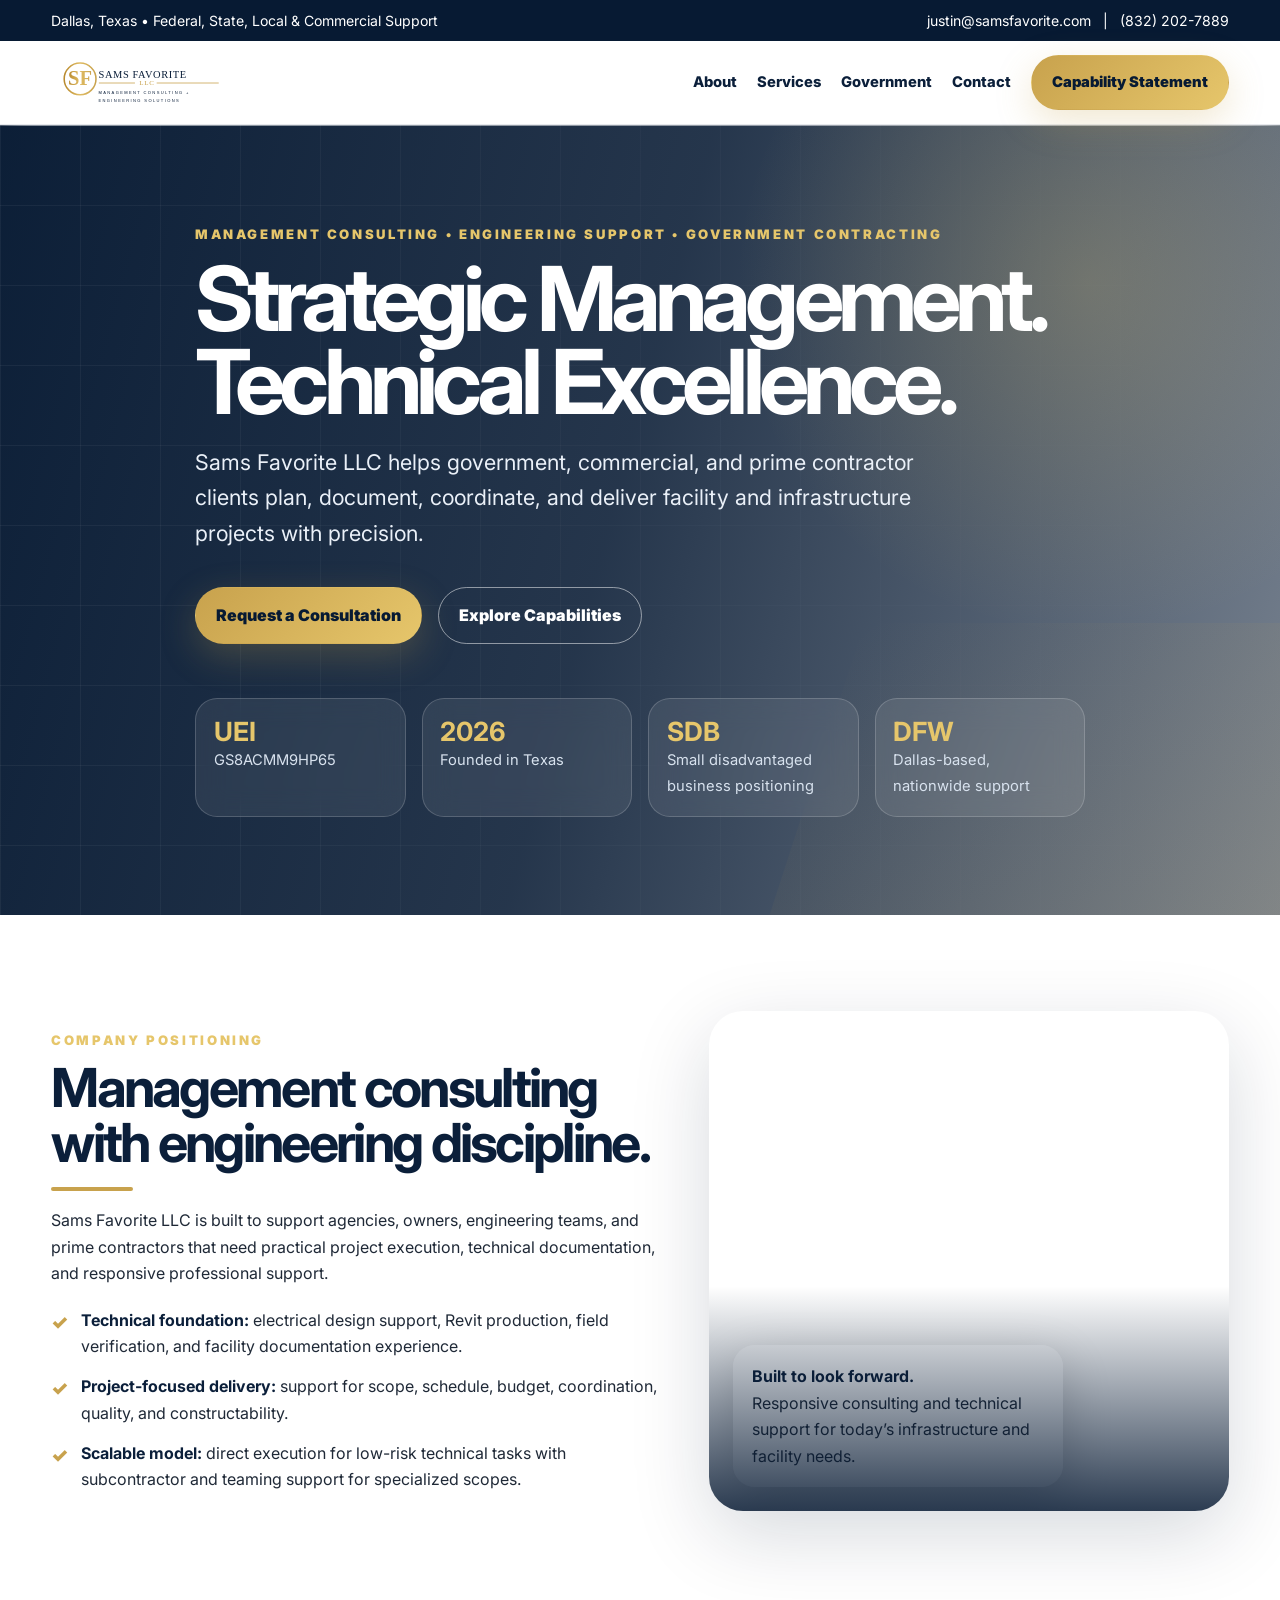
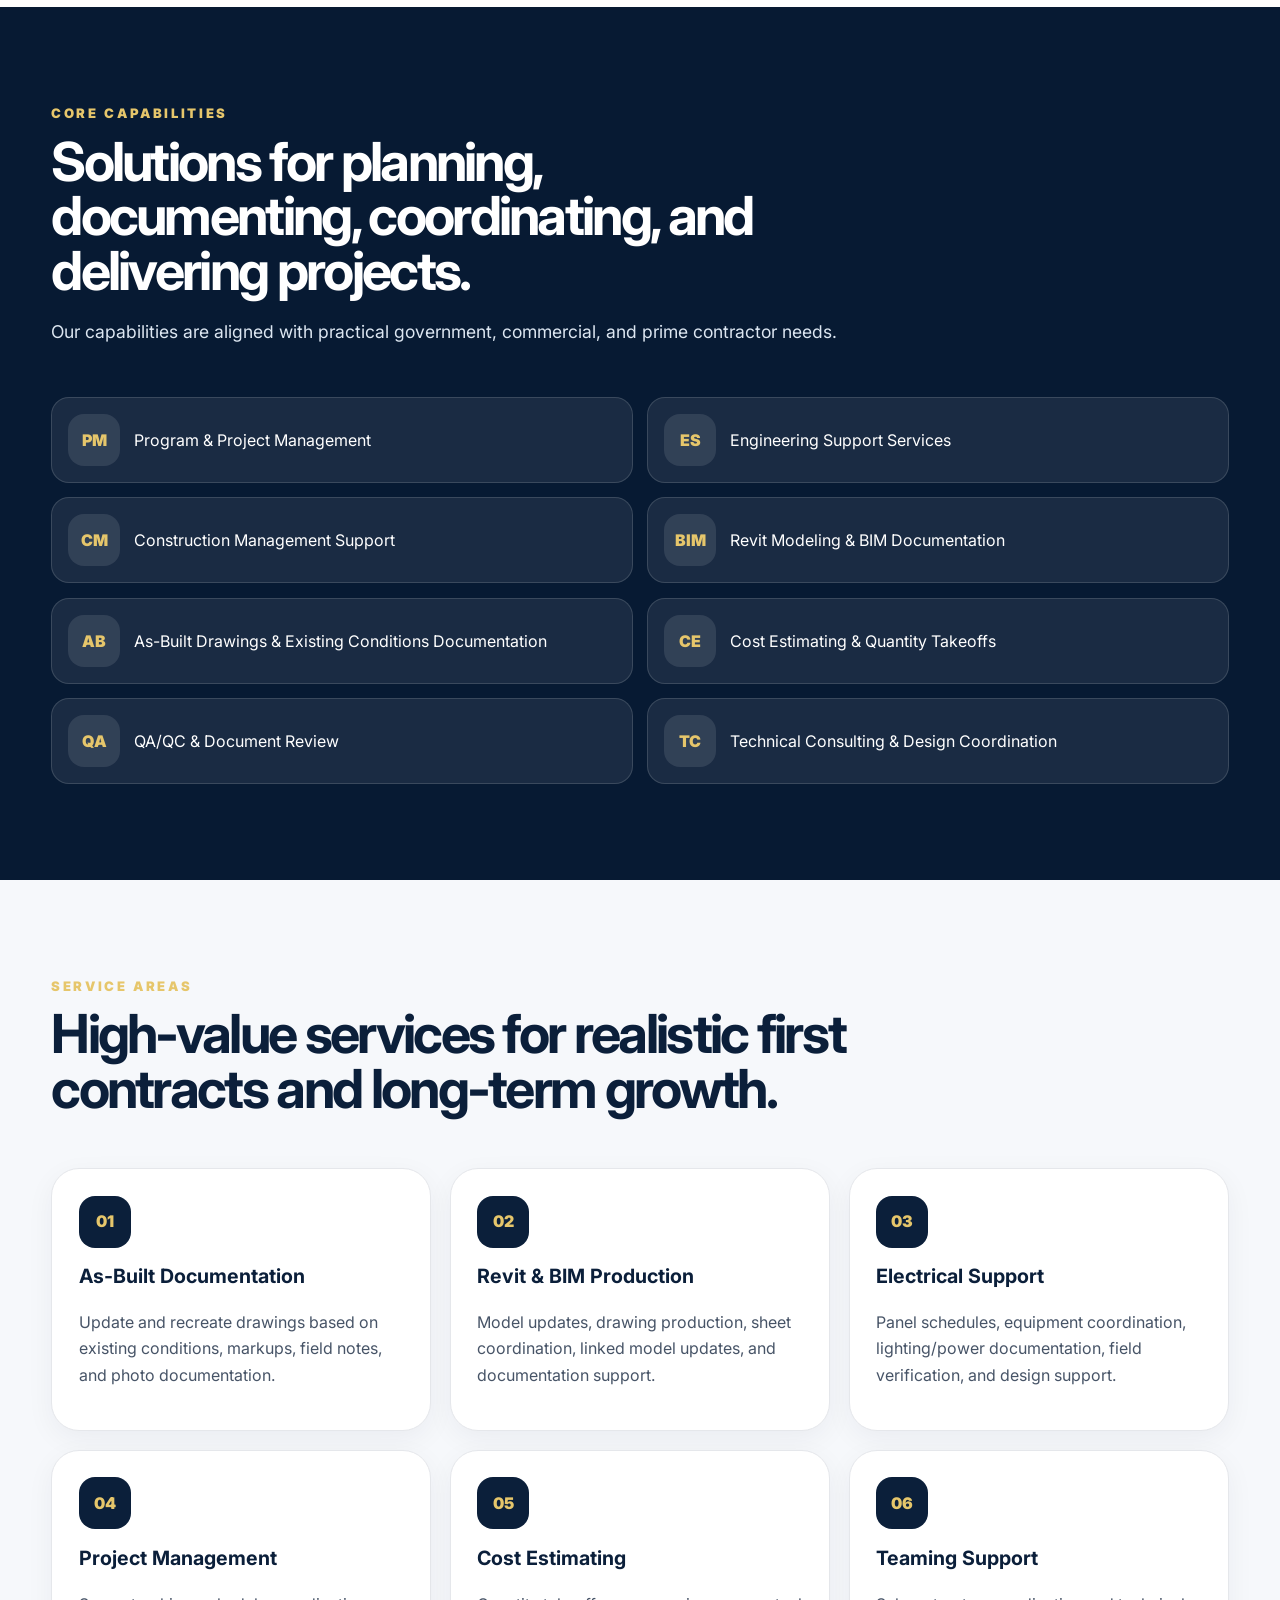
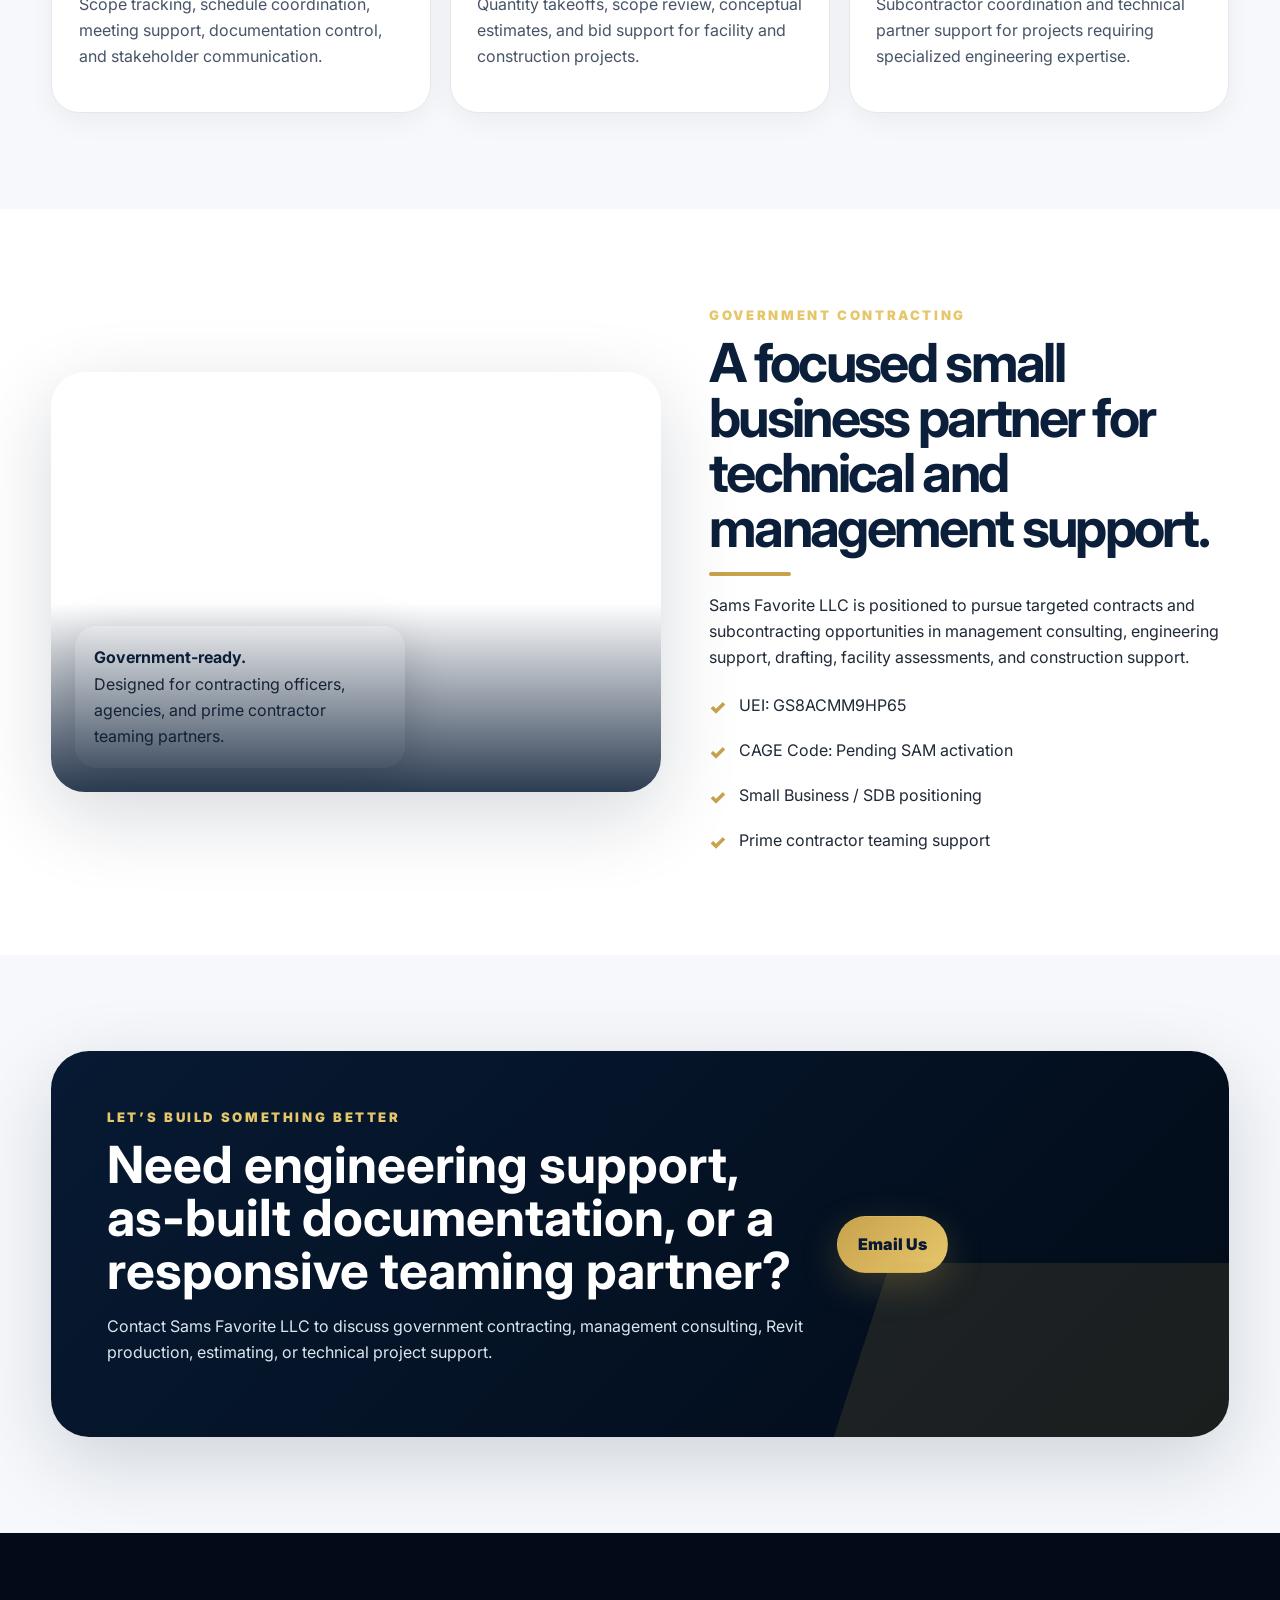
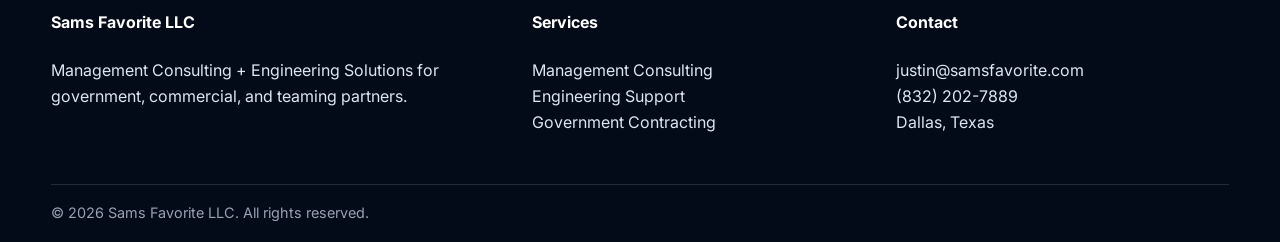
<file: index.html>
<!doctype html><html lang="en"><head><meta charset="utf-8"><meta name="viewport" content="width=device-width, initial-scale=1"><meta name="theme-color" content="#071A33"><link rel="preconnect" href="https://fonts.googleapis.com"><link rel="preconnect" href="https://fonts.gstatic.com" crossorigin><link href="https://fonts.googleapis.com/css2?family=Inter:wght@400;600;700;800;900&display=swap" rel="stylesheet"><link rel="stylesheet" href="assets/css/style.css"><title>Sams Favorite LLC | Management Consulting + Engineering Solutions</title><meta name="description" content="Sams Favorite LLC provides management consulting, engineering support, project delivery, as-built documentation, Revit modeling, construction support, and government contracting services."></head><body><div class="topbar"><div class="container"><span>Dallas, Texas • Federal, State, Local & Commercial Support</span><span><a href="mailto:justin@samsfavorite.com">justin@samsfavorite.com</a> &nbsp; | &nbsp; <a href="tel:+18322027889">(832) 202-7889</a></span></div></div><nav class="nav"><div class="container navin"><a href="index.html" class="logo"><img src="assets/img/logo.svg" alt="Sams Favorite LLC"></a><button class="menu" aria-label="Toggle menu">☰</button><div class="links"><a href="about.html">About</a><a href="services.html">Services</a><a href="government.html">Government</a><a href="contact.html">Contact</a><a class="btn gold" href="downloads/capability-statement.html" target="_blank">Capability Statement</a></div></div></nav><header class="hero"><div class="container hero-content"><div class="kicker">Management Consulting • Engineering Support • Government Contracting</div><h1>Strategic Management. Technical Excellence.</h1><p>Sams Favorite LLC helps government, commercial, and prime contractor clients plan, document, coordinate, and deliver facility and infrastructure projects with precision.</p><div class="hero-actions"><a class="btn gold" href="contact.html">Request a Consultation</a><a class="btn ghost" href="services.html">Explore Capabilities</a></div><div class="trustbar"><div class="trust"><b>UEI</b><span>GS8ACMM9HP65</span></div><div class="trust"><b>2026</b><span>Founded in Texas</span></div><div class="trust"><b>SDB</b><span>Small disadvantaged business positioning</span></div><div class="trust"><b>DFW</b><span>Dallas-based, nationwide support</span></div></div></div></header><section class="section"><div class="container split"><div><div class="kicker">Company Positioning</div><h2 class="headline">Management consulting with engineering discipline.</h2><div class="goldline"></div><p>Sams Favorite LLC is built to support agencies, owners, engineering teams, and prime contractors that need practical project execution, technical documentation, and responsive professional support.</p><div class="checks"><div class="check"><span>✓</span><div><b>Technical foundation:</b> electrical design support, Revit production, field verification, and facility documentation experience.</div></div><div class="check"><span>✓</span><div><b>Project-focused delivery:</b> support for scope, schedule, budget, coordination, quality, and constructability.</div></div><div class="check"><span>✓</span><div><b>Scalable model:</b> direct execution for low-risk technical tasks with subcontractor and teaming support for specialized scopes.</div></div></div></div><div class="visual"><div class="badge-panel"><b>Built to look forward.</b><br>Responsive consulting and technical support for today’s infrastructure and facility needs.</div></div></div></section><section class="section navy"><div class="container"><div class="title"><div class="kicker">Core Capabilities</div><h2>Solutions for planning, documenting, coordinating, and delivering projects.</h2><p>Our capabilities are aligned with practical government, commercial, and prime contractor needs.</p></div><div class="comps"><div class="comp"><div class="icon">PM</div>Program & Project Management</div><div class="comp"><div class="icon">ES</div>Engineering Support Services</div><div class="comp"><div class="icon">CM</div>Construction Management Support</div><div class="comp"><div class="icon">BIM</div>Revit Modeling & BIM Documentation</div><div class="comp"><div class="icon">AB</div>As-Built Drawings & Existing Conditions Documentation</div><div class="comp"><div class="icon">CE</div>Cost Estimating & Quantity Takeoffs</div><div class="comp"><div class="icon">QA</div>QA/QC & Document Review</div><div class="comp"><div class="icon">TC</div>Technical Consulting & Design Coordination</div></div></div></section><section class="section light"><div class="container"><div class="title"><div class="kicker">Service Areas</div><h2>High-value services for realistic first contracts and long-term growth.</h2></div><div class="grid3"><div class="card"><div class="icon">01</div><h3>As-Built Documentation</h3><p>Update and recreate drawings based on existing conditions, markups, field notes, and photo documentation.</p></div><div class="card"><div class="icon">02</div><h3>Revit & BIM Production</h3><p>Model updates, drawing production, sheet coordination, linked model updates, and documentation support.</p></div><div class="card"><div class="icon">03</div><h3>Electrical Support</h3><p>Panel schedules, equipment coordination, lighting/power documentation, field verification, and design support.</p></div><div class="card"><div class="icon">04</div><h3>Project Management</h3><p>Scope tracking, schedule coordination, meeting support, documentation control, and stakeholder communication.</p></div><div class="card"><div class="icon">05</div><h3>Cost Estimating</h3><p>Quantity takeoffs, scope review, conceptual estimates, and bid support for facility and construction projects.</p></div><div class="card"><div class="icon">06</div><h3>Teaming Support</h3><p>Subcontractor coordination and technical partner support for projects requiring specialized engineering expertise.</p></div></div></div></section><section class="section"><div class="container split"><div class="visual small"><div class="badge-panel"><b>Government-ready.</b><br>Designed for contracting officers, agencies, and prime contractor teaming partners.</div></div><div><div class="kicker">Government Contracting</div><h2 class="headline">A focused small business partner for technical and management support.</h2><div class="goldline"></div><p>Sams Favorite LLC is positioned to pursue targeted contracts and subcontracting opportunities in management consulting, engineering support, drafting, facility assessments, and construction support.</p><div class="checks"><div class="check"><span>✓</span><div>UEI: GS8ACMM9HP65</div></div><div class="check"><span>✓</span><div>CAGE Code: Pending SAM activation</div></div><div class="check"><span>✓</span><div>Small Business / SDB positioning</div></div><div class="check"><span>✓</span><div>Prime contractor teaming support</div></div></div></div></div></section><section class="section light"><div class="container"><div class="cta"><div><div class="kicker">Let’s Build Something Better</div><h2>Need engineering support, as-built documentation, or a responsive teaming partner?</h2><p>Contact Sams Favorite LLC to discuss government contracting, management consulting, Revit production, estimating, or technical project support.</p></div><div><a class="btn gold" href="mailto:justin@samsfavorite.com">Email Us</a></div></div></div></section><footer class="footer"><div class="container footgrid"><div><h4>Sams Favorite LLC</h4><p>Management Consulting + Engineering Solutions for government, commercial, and teaming partners.</p></div><div><h4>Services</h4><p><a href="services.html">Management Consulting</a><br><a href="services.html#engineering">Engineering Support</a><br><a href="government.html">Government Contracting</a></p></div><div><h4>Contact</h4><p><a href="mailto:justin@samsfavorite.com">justin@samsfavorite.com</a><br><a href="tel:+18322027889">(832) 202-7889</a><br>Dallas, Texas</p></div></div><div class="container bottom">© 2026 Sams Favorite LLC. All rights reserved.</div></footer><script src="assets/js/main.js"></script></body></html>
</file>
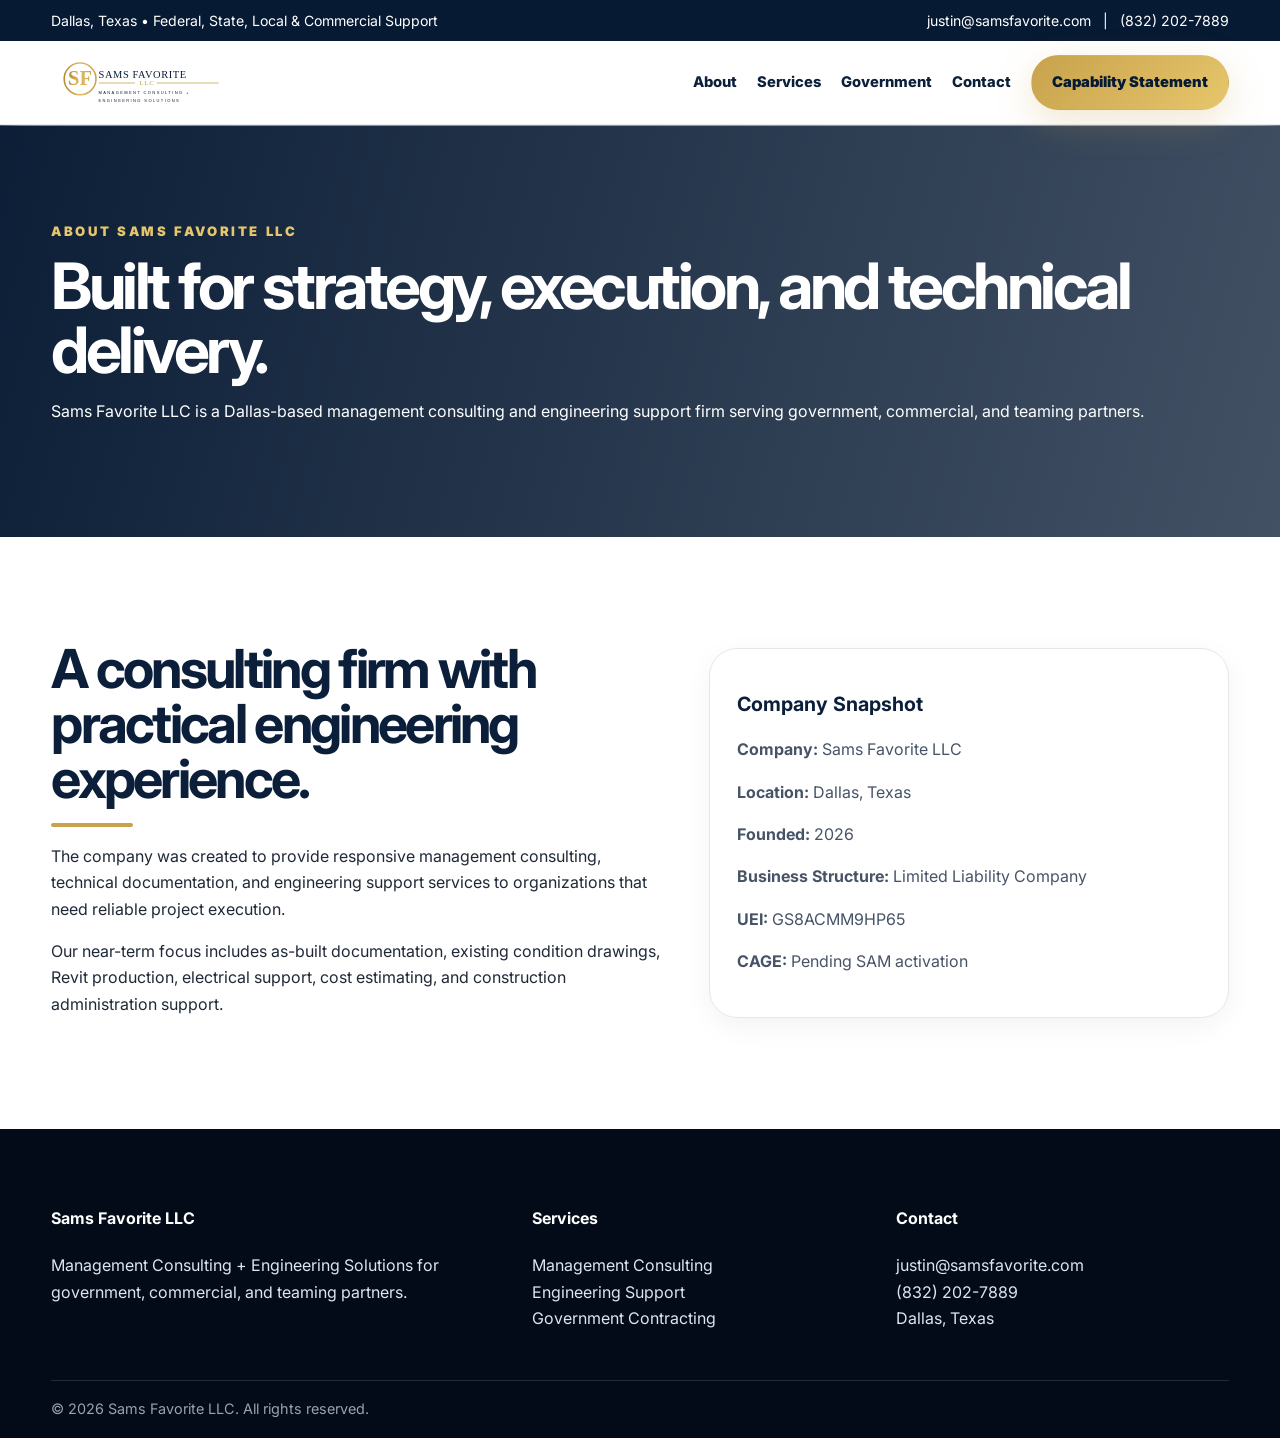
<file: about.html>
<!doctype html><html lang='en'><head><meta charset="utf-8"><meta name="viewport" content="width=device-width, initial-scale=1"><meta name="theme-color" content="#071A33"><link rel="preconnect" href="https://fonts.googleapis.com"><link rel="preconnect" href="https://fonts.gstatic.com" crossorigin><link href="https://fonts.googleapis.com/css2?family=Inter:wght@400;600;700;800;900&display=swap" rel="stylesheet"><link rel="stylesheet" href="assets/css/style.css"><title>About | Sams Favorite LLC</title><meta name='description' content='About Sams Favorite LLC, a Dallas-based management consulting and engineering support firm.'></head><body><div class="topbar"><div class="container"><span>Dallas, Texas • Federal, State, Local & Commercial Support</span><span><a href="mailto:justin@samsfavorite.com">justin@samsfavorite.com</a> &nbsp; | &nbsp; <a href="tel:+18322027889">(832) 202-7889</a></span></div></div><nav class="nav"><div class="container navin"><a href="index.html" class="logo"><img src="assets/img/logo.svg" alt="Sams Favorite LLC"></a><button class="menu" aria-label="Toggle menu">☰</button><div class="links"><a href="about.html">About</a><a href="services.html">Services</a><a href="government.html">Government</a><a href="contact.html">Contact</a><a class="btn gold" href="downloads/capability-statement.html" target="_blank">Capability Statement</a></div></div></nav><section class="pagehero"><div class="container"><div class="kicker">About Sams Favorite LLC</div><h1>Built for strategy, execution, and technical delivery.</h1><p>Sams Favorite LLC is a Dallas-based management consulting and engineering support firm serving government, commercial, and teaming partners.</p></div></section><section class="section"><div class="container split"><div><h2 class="headline">A consulting firm with practical engineering experience.</h2><div class="goldline"></div><p>The company was created to provide responsive management consulting, technical documentation, and engineering support services to organizations that need reliable project execution.</p><p>Our near-term focus includes as-built documentation, existing condition drawings, Revit production, electrical support, cost estimating, and construction administration support.</p></div><div class="card"><h3>Company Snapshot</h3><p><b>Company:</b> Sams Favorite LLC</p><p><b>Location:</b> Dallas, Texas</p><p><b>Founded:</b> 2026</p><p><b>Business Structure:</b> Limited Liability Company</p><p><b>UEI:</b> GS8ACMM9HP65</p><p><b>CAGE:</b> Pending SAM activation</p></div></div></section><footer class="footer"><div class="container footgrid"><div><h4>Sams Favorite LLC</h4><p>Management Consulting + Engineering Solutions for government, commercial, and teaming partners.</p></div><div><h4>Services</h4><p><a href="services.html">Management Consulting</a><br><a href="services.html#engineering">Engineering Support</a><br><a href="government.html">Government Contracting</a></p></div><div><h4>Contact</h4><p><a href="mailto:justin@samsfavorite.com">justin@samsfavorite.com</a><br><a href="tel:+18322027889">(832) 202-7889</a><br>Dallas, Texas</p></div></div><div class="container bottom">© 2026 Sams Favorite LLC. All rights reserved.</div></footer><script src="assets/js/main.js"></script></body></html>
</file>
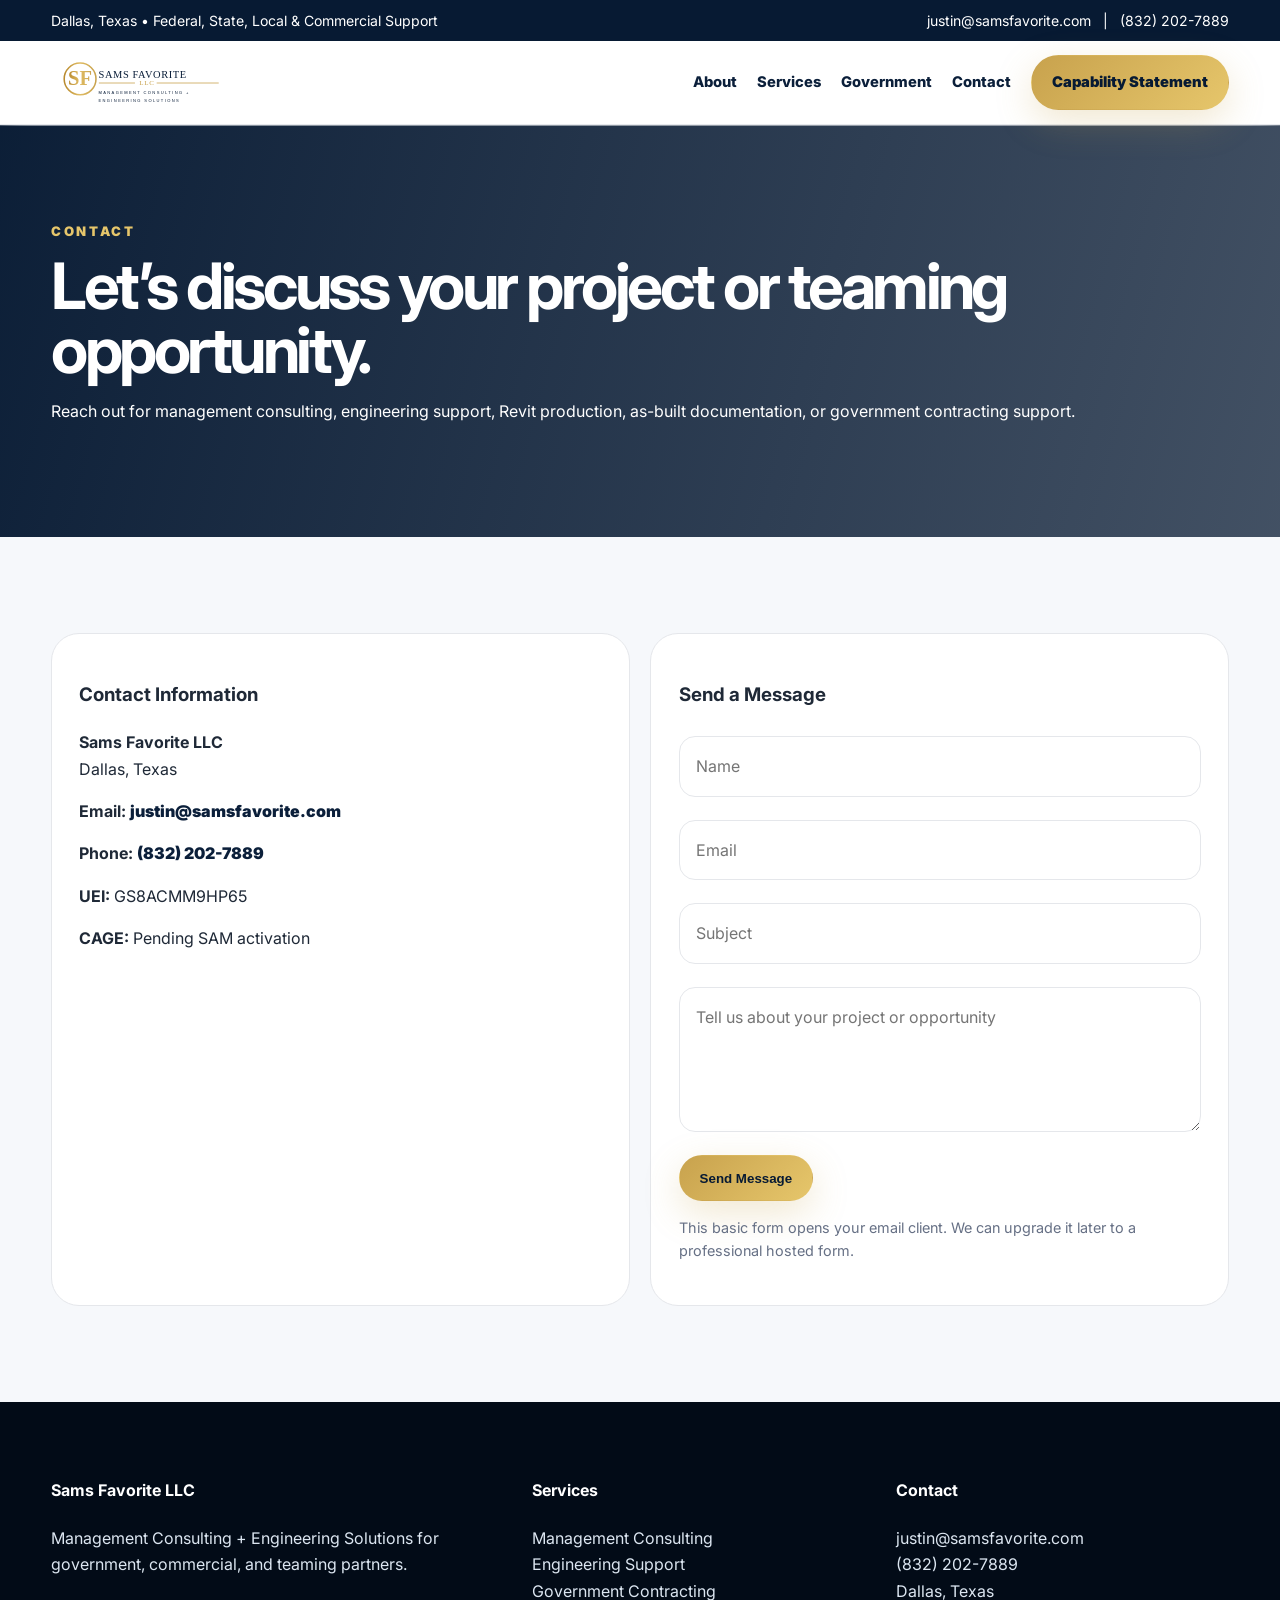
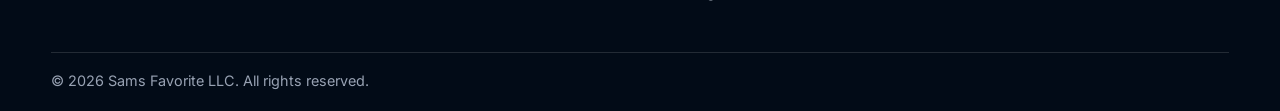
<file: contact.html>
<!doctype html><html lang='en'><head><meta charset="utf-8"><meta name="viewport" content="width=device-width, initial-scale=1"><meta name="theme-color" content="#071A33"><link rel="preconnect" href="https://fonts.googleapis.com"><link rel="preconnect" href="https://fonts.gstatic.com" crossorigin><link href="https://fonts.googleapis.com/css2?family=Inter:wght@400;600;700;800;900&display=swap" rel="stylesheet"><link rel="stylesheet" href="assets/css/style.css"><title>Contact | Sams Favorite LLC</title><meta name='description' content='Contact Sams Favorite LLC for management consulting, engineering support, and government contracting opportunities.'></head><body><div class="topbar"><div class="container"><span>Dallas, Texas • Federal, State, Local & Commercial Support</span><span><a href="mailto:justin@samsfavorite.com">justin@samsfavorite.com</a> &nbsp; | &nbsp; <a href="tel:+18322027889">(832) 202-7889</a></span></div></div><nav class="nav"><div class="container navin"><a href="index.html" class="logo"><img src="assets/img/logo.svg" alt="Sams Favorite LLC"></a><button class="menu" aria-label="Toggle menu">☰</button><div class="links"><a href="about.html">About</a><a href="services.html">Services</a><a href="government.html">Government</a><a href="contact.html">Contact</a><a class="btn gold" href="downloads/capability-statement.html" target="_blank">Capability Statement</a></div></div></nav><section class="pagehero"><div class="container"><div class="kicker">Contact</div><h1>Let’s discuss your project or teaming opportunity.</h1><p>Reach out for management consulting, engineering support, Revit production, as-built documentation, or government contracting support.</p></div></section><section class="section light"><div class="container grid2"><div class="contact-card"><h3>Contact Information</h3><p><b>Sams Favorite LLC</b><br>Dallas, Texas</p><p><b>Email:</b> <a href="mailto:justin@samsfavorite.com">justin@samsfavorite.com</a></p><p><b>Phone:</b> <a href="tel:+18322027889">(832) 202-7889</a></p><p><b>UEI:</b> GS8ACMM9HP65</p><p><b>CAGE:</b> Pending SAM activation</p></div><div class="contact-card"><h3>Send a Message</h3><form action="mailto:justin@samsfavorite.com" method="post" enctype="text/plain"><input name="name" placeholder="Name" required><input name="email" type="email" placeholder="Email" required><input name="subject" placeholder="Subject"><textarea name="message" placeholder="Tell us about your project or opportunity"></textarea><button class="btn gold" type="submit">Send Message</button></form><p style="color:#667085;font-size:.9rem">This basic form opens your email client. We can upgrade it later to a professional hosted form.</p></div></div></section><footer class="footer"><div class="container footgrid"><div><h4>Sams Favorite LLC</h4><p>Management Consulting + Engineering Solutions for government, commercial, and teaming partners.</p></div><div><h4>Services</h4><p><a href="services.html">Management Consulting</a><br><a href="services.html#engineering">Engineering Support</a><br><a href="government.html">Government Contracting</a></p></div><div><h4>Contact</h4><p><a href="mailto:justin@samsfavorite.com">justin@samsfavorite.com</a><br><a href="tel:+18322027889">(832) 202-7889</a><br>Dallas, Texas</p></div></div><div class="container bottom">© 2026 Sams Favorite LLC. All rights reserved.</div></footer><script src="assets/js/main.js"></script></body></html>
</file>
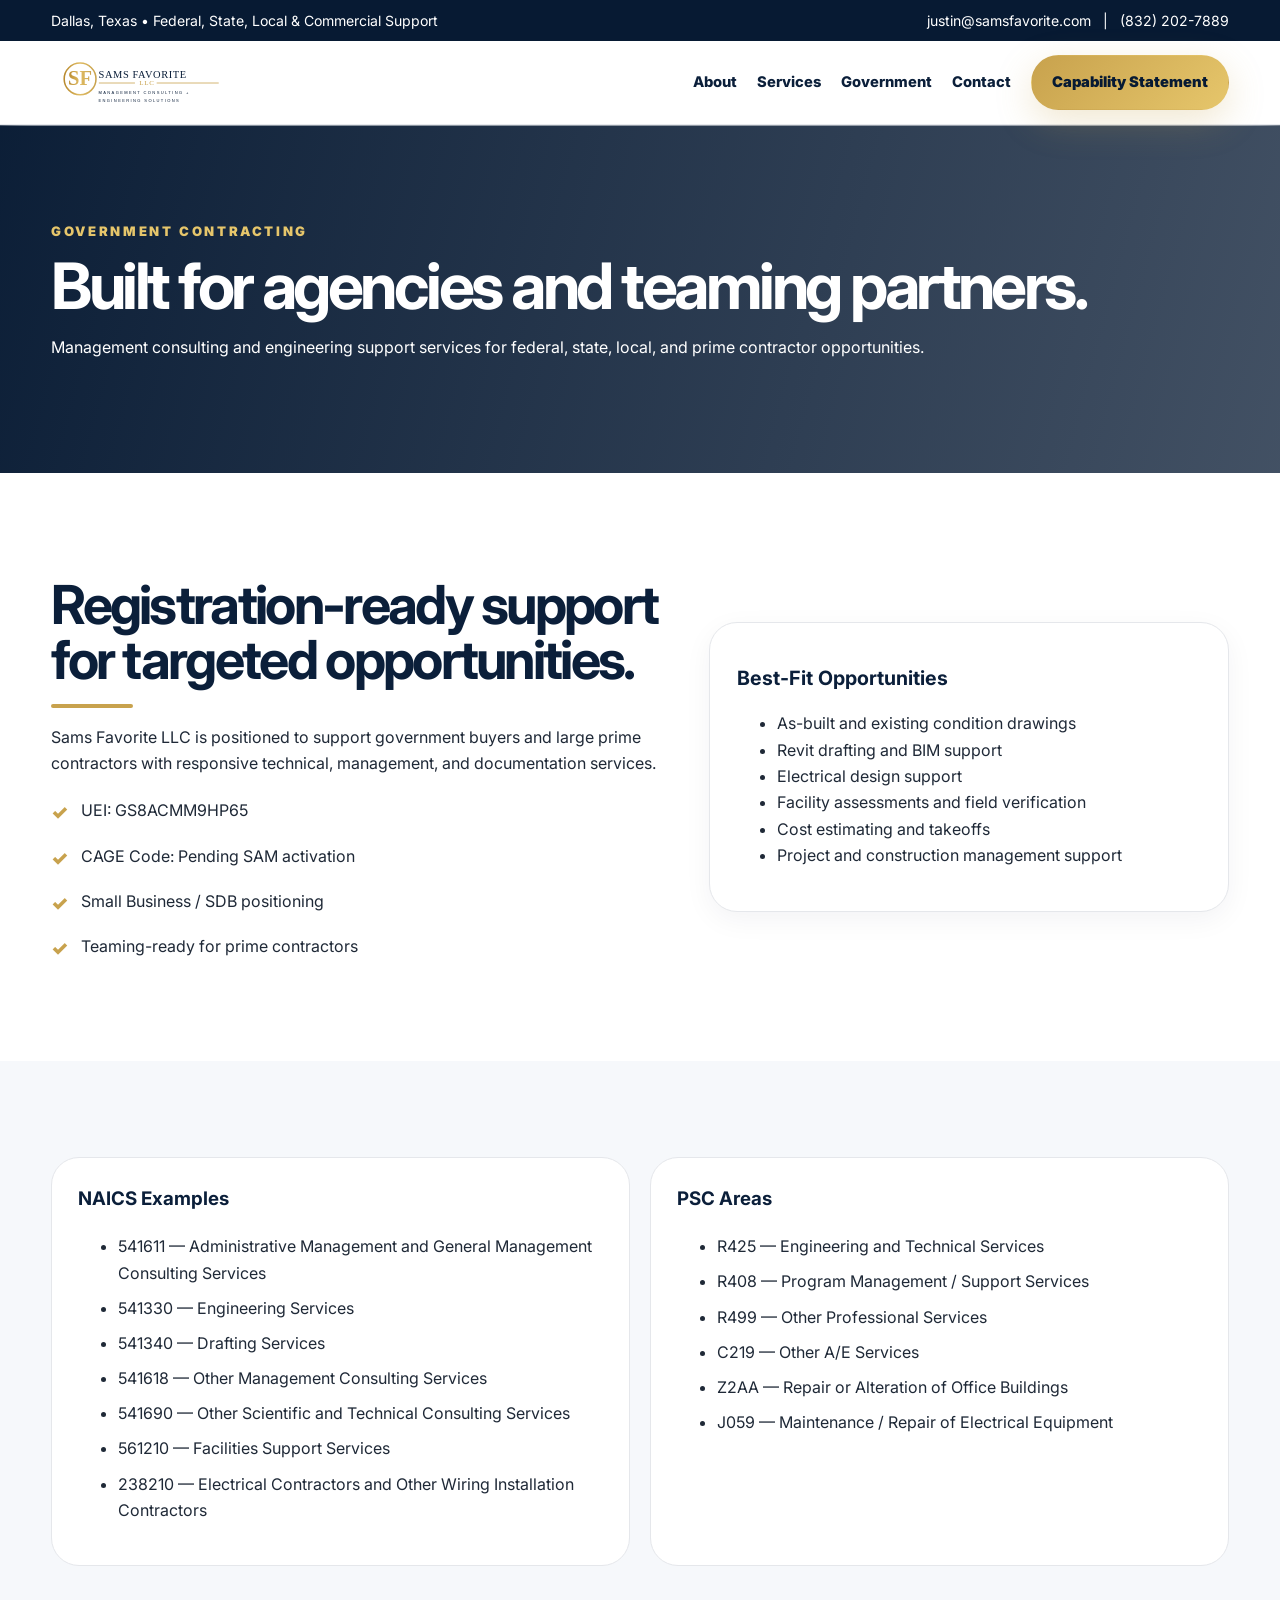
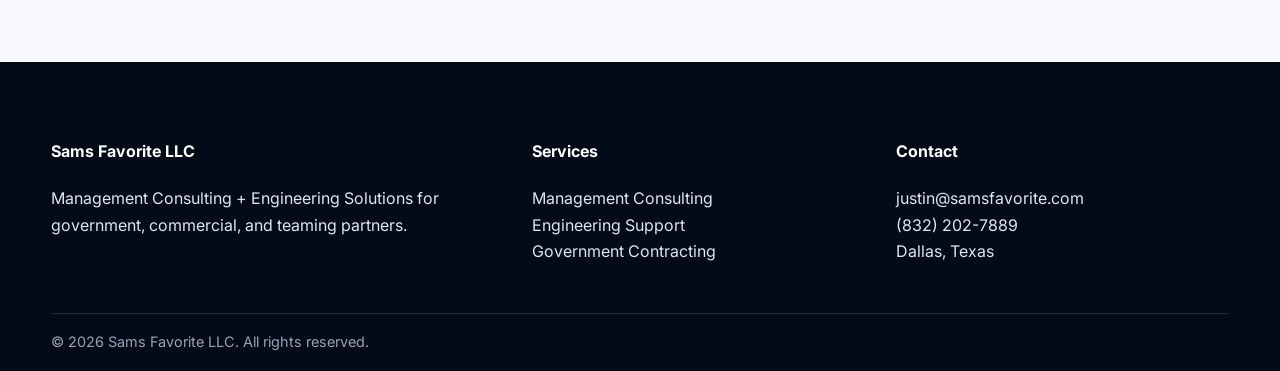
<file: government.html>
<!doctype html><html lang='en'><head><meta charset="utf-8"><meta name="viewport" content="width=device-width, initial-scale=1"><meta name="theme-color" content="#071A33"><link rel="preconnect" href="https://fonts.googleapis.com"><link rel="preconnect" href="https://fonts.gstatic.com" crossorigin><link href="https://fonts.googleapis.com/css2?family=Inter:wght@400;600;700;800;900&display=swap" rel="stylesheet"><link rel="stylesheet" href="assets/css/style.css"><title>Government Contracting | Sams Favorite LLC</title><meta name='description' content='Government contracting capabilities, UEI, NAICS codes, PSC areas, and teaming support for Sams Favorite LLC.'></head><body><div class="topbar"><div class="container"><span>Dallas, Texas • Federal, State, Local & Commercial Support</span><span><a href="mailto:justin@samsfavorite.com">justin@samsfavorite.com</a> &nbsp; | &nbsp; <a href="tel:+18322027889">(832) 202-7889</a></span></div></div><nav class="nav"><div class="container navin"><a href="index.html" class="logo"><img src="assets/img/logo.svg" alt="Sams Favorite LLC"></a><button class="menu" aria-label="Toggle menu">☰</button><div class="links"><a href="about.html">About</a><a href="services.html">Services</a><a href="government.html">Government</a><a href="contact.html">Contact</a><a class="btn gold" href="downloads/capability-statement.html" target="_blank">Capability Statement</a></div></div></nav><section class="pagehero"><div class="container"><div class="kicker">Government Contracting</div><h1>Built for agencies and teaming partners.</h1><p>Management consulting and engineering support services for federal, state, local, and prime contractor opportunities.</p></div></section><section class="section"><div class="container split"><div><h2 class="headline">Registration-ready support for targeted opportunities.</h2><div class="goldline"></div><p>Sams Favorite LLC is positioned to support government buyers and large prime contractors with responsive technical, management, and documentation services.</p><div class="checks"><div class="check"><span>✓</span><div>UEI: GS8ACMM9HP65</div></div><div class="check"><span>✓</span><div>CAGE Code: Pending SAM activation</div></div><div class="check"><span>✓</span><div>Small Business / SDB positioning</div></div><div class="check"><span>✓</span><div>Teaming-ready for prime contractors</div></div></div></div><div class="card"><h3>Best-Fit Opportunities</h3><ul><li>As-built and existing condition drawings</li><li>Revit drafting and BIM support</li><li>Electrical design support</li><li>Facility assessments and field verification</li><li>Cost estimating and takeoffs</li><li>Project and construction management support</li></ul></div></div></section><section class="section light"><div class="container codes"><div class="codebox"><h3>NAICS Examples</h3><ul><li>541611 — Administrative Management and General Management Consulting Services</li><li>541330 — Engineering Services</li><li>541340 — Drafting Services</li><li>541618 — Other Management Consulting Services</li><li>541690 — Other Scientific and Technical Consulting Services</li><li>561210 — Facilities Support Services</li><li>238210 — Electrical Contractors and Other Wiring Installation Contractors</li></ul></div><div class="codebox"><h3>PSC Areas</h3><ul><li>R425 — Engineering and Technical Services</li><li>R408 — Program Management / Support Services</li><li>R499 — Other Professional Services</li><li>C219 — Other A/E Services</li><li>Z2AA — Repair or Alteration of Office Buildings</li><li>J059 — Maintenance / Repair of Electrical Equipment</li></ul></div></div></section><footer class="footer"><div class="container footgrid"><div><h4>Sams Favorite LLC</h4><p>Management Consulting + Engineering Solutions for government, commercial, and teaming partners.</p></div><div><h4>Services</h4><p><a href="services.html">Management Consulting</a><br><a href="services.html#engineering">Engineering Support</a><br><a href="government.html">Government Contracting</a></p></div><div><h4>Contact</h4><p><a href="mailto:justin@samsfavorite.com">justin@samsfavorite.com</a><br><a href="tel:+18322027889">(832) 202-7889</a><br>Dallas, Texas</p></div></div><div class="container bottom">© 2026 Sams Favorite LLC. All rights reserved.</div></footer><script src="assets/js/main.js"></script></body></html>
</file>
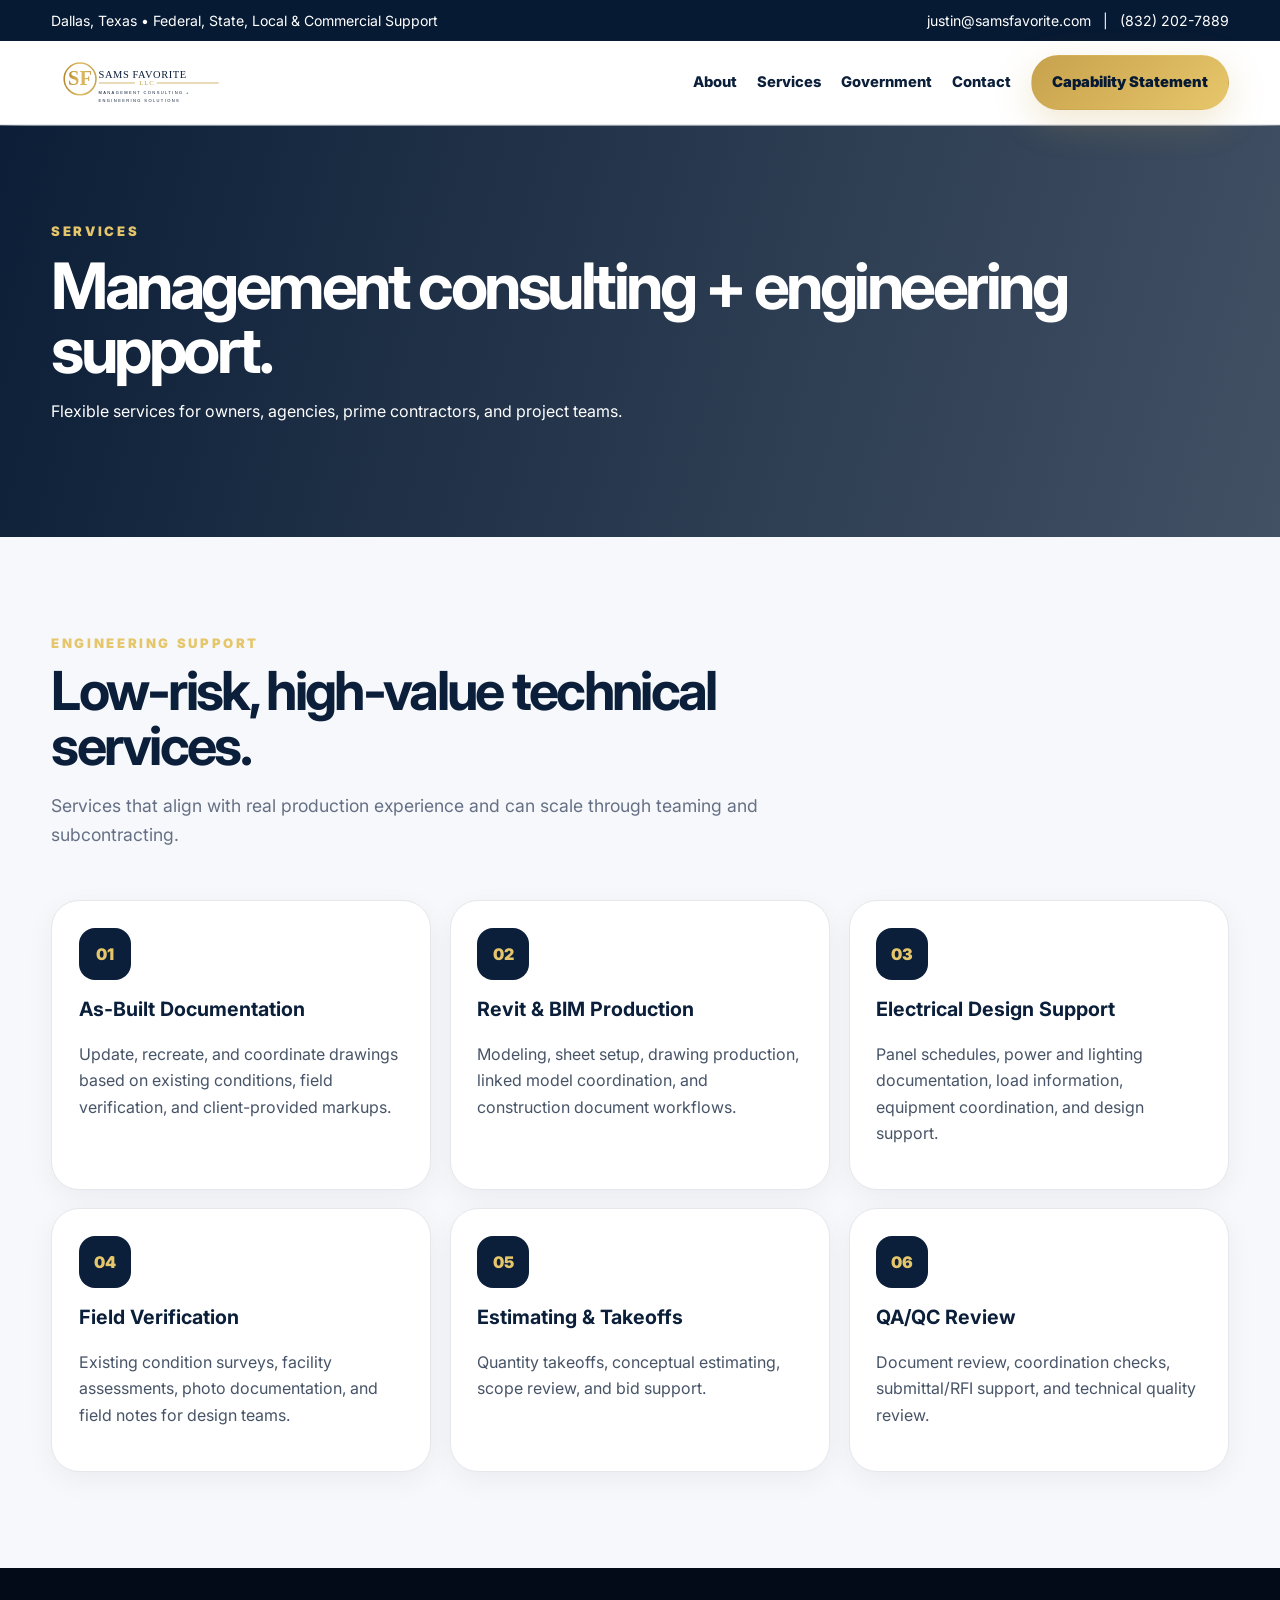
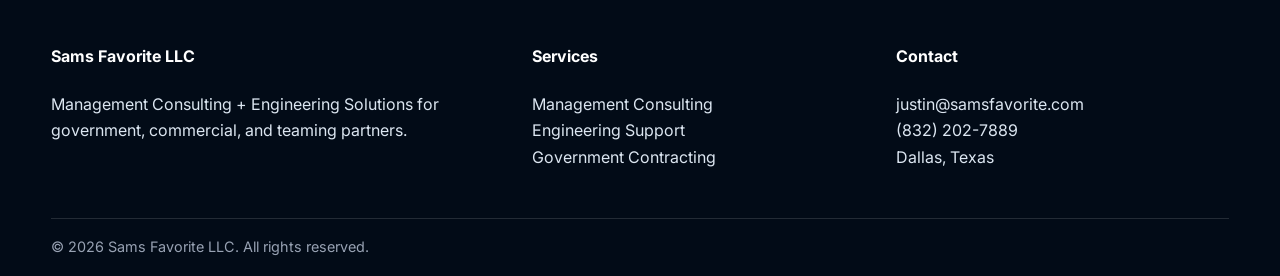
<file: services.html>
<!doctype html><html lang='en'><head><meta charset="utf-8"><meta name="viewport" content="width=device-width, initial-scale=1"><meta name="theme-color" content="#071A33"><link rel="preconnect" href="https://fonts.googleapis.com"><link rel="preconnect" href="https://fonts.gstatic.com" crossorigin><link href="https://fonts.googleapis.com/css2?family=Inter:wght@400;600;700;800;900&display=swap" rel="stylesheet"><link rel="stylesheet" href="assets/css/style.css"><title>Services | Sams Favorite LLC</title><meta name='description' content='Management consulting, engineering support, Revit modeling, as-built documentation, estimating, and construction support services.'></head><body><div class="topbar"><div class="container"><span>Dallas, Texas • Federal, State, Local & Commercial Support</span><span><a href="mailto:justin@samsfavorite.com">justin@samsfavorite.com</a> &nbsp; | &nbsp; <a href="tel:+18322027889">(832) 202-7889</a></span></div></div><nav class="nav"><div class="container navin"><a href="index.html" class="logo"><img src="assets/img/logo.svg" alt="Sams Favorite LLC"></a><button class="menu" aria-label="Toggle menu">☰</button><div class="links"><a href="about.html">About</a><a href="services.html">Services</a><a href="government.html">Government</a><a href="contact.html">Contact</a><a class="btn gold" href="downloads/capability-statement.html" target="_blank">Capability Statement</a></div></div></nav><section class="pagehero"><div class="container"><div class="kicker">Services</div><h1>Management consulting + engineering support.</h1><p>Flexible services for owners, agencies, prime contractors, and project teams.</p></div></section><section class="section light" id="engineering"><div class="container"><div class="title"><div class="kicker">Engineering Support</div><h2>Low-risk, high-value technical services.</h2><p>Services that align with real production experience and can scale through teaming and subcontracting.</p></div><div class="grid3"><div class="card"><div class="icon">01</div><h3>As-Built Documentation</h3><p>Update, recreate, and coordinate drawings based on existing conditions, field verification, and client-provided markups.</p></div><div class="card"><div class="icon">02</div><h3>Revit & BIM Production</h3><p>Modeling, sheet setup, drawing production, linked model coordination, and construction document workflows.</p></div><div class="card"><div class="icon">03</div><h3>Electrical Design Support</h3><p>Panel schedules, power and lighting documentation, load information, equipment coordination, and design support.</p></div><div class="card"><div class="icon">04</div><h3>Field Verification</h3><p>Existing condition surveys, facility assessments, photo documentation, and field notes for design teams.</p></div><div class="card"><div class="icon">05</div><h3>Estimating & Takeoffs</h3><p>Quantity takeoffs, conceptual estimating, scope review, and bid support.</p></div><div class="card"><div class="icon">06</div><h3>QA/QC Review</h3><p>Document review, coordination checks, submittal/RFI support, and technical quality review.</p></div></div></div></section><footer class="footer"><div class="container footgrid"><div><h4>Sams Favorite LLC</h4><p>Management Consulting + Engineering Solutions for government, commercial, and teaming partners.</p></div><div><h4>Services</h4><p><a href="services.html">Management Consulting</a><br><a href="services.html#engineering">Engineering Support</a><br><a href="government.html">Government Contracting</a></p></div><div><h4>Contact</h4><p><a href="mailto:justin@samsfavorite.com">justin@samsfavorite.com</a><br><a href="tel:+18322027889">(832) 202-7889</a><br>Dallas, Texas</p></div></div><div class="container bottom">© 2026 Sams Favorite LLC. All rights reserved.</div></footer><script src="assets/js/main.js"></script></body></html>
</file>
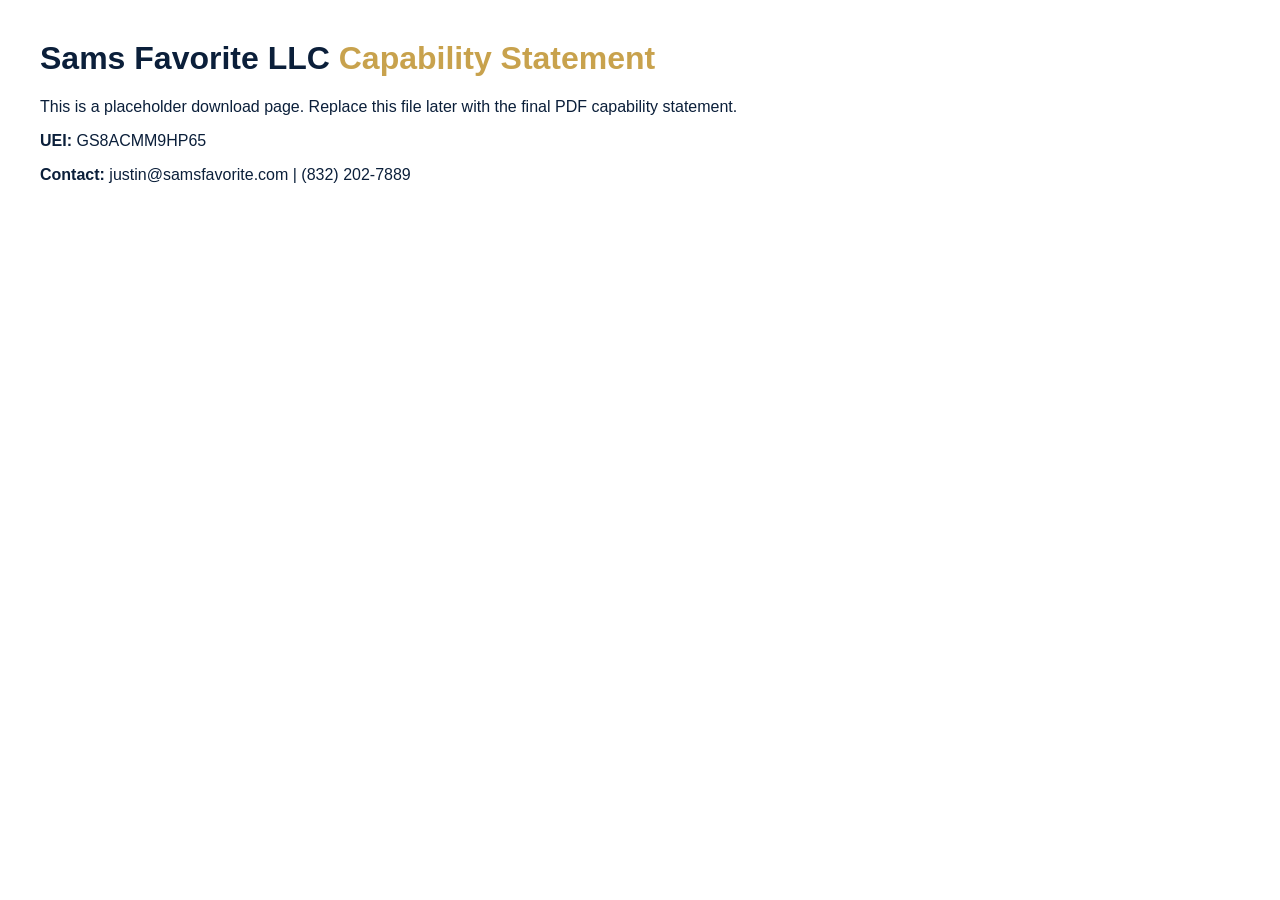
<file: downloads/capability-statement.html>
<!doctype html><html><head><meta charset='utf-8'><title>Sams Favorite LLC Capability Statement</title><style>body{font-family:Arial,sans-serif;margin:40px;color:#0B1F3A}h1{color:#0B1F3A}.gold{color:#C8A24D}</style></head><body><h1>Sams Favorite LLC <span class='gold'>Capability Statement</span></h1><p>This is a placeholder download page. Replace this file later with the final PDF capability statement.</p><p><strong>UEI:</strong> GS8ACMM9HP65</p><p><strong>Contact:</strong> justin@samsfavorite.com | (832) 202-7889</p></body></html>
</file>
<file: assets/css/style.css>
:root{--navy:#071A33;--navy2:#0B1F3A;--gold:#C8A24D;--gold2:#E6C66B;--paper:#F6F8FB;--ink:#1F2937;--muted:#667085;--line:#E5E7EB;--shadow:0 24px 80px rgba(7,26,51,.16);--radius:28px}*{box-sizing:border-box}html{scroll-behavior:smooth}body{margin:0;font-family:Inter,Arial,sans-serif;background:white;color:var(--ink);line-height:1.65}a{text-decoration:none;color:inherit}.container{width:min(1200px,92%);margin:auto}.topbar{background:var(--navy);color:white;font-size:.88rem;padding:.55rem 0}.topbar .container{display:flex;justify-content:space-between;gap:1rem;flex-wrap:wrap}.nav{position:sticky;top:0;z-index:40;background:rgba(255,255,255,.94);backdrop-filter:blur(18px);border-bottom:1px solid rgba(229,231,235,.9)}.navin{display:flex;justify-content:space-between;align-items:center;padding:.8rem 0}.logo img{height:58px;display:block}.links{display:flex;align-items:center;gap:1.25rem;font-weight:800;color:var(--navy2);font-size:.92rem}.links a:hover{color:var(--gold)}.menu{display:none;background:none;border:0;font-size:1.8rem;color:var(--navy)}.btn{display:inline-flex;justify-content:center;align-items:center;border-radius:999px;padding:.9rem 1.25rem;font-weight:900;border:1px solid transparent;cursor:pointer}.btn.gold{background:linear-gradient(135deg,var(--gold),var(--gold2));color:var(--navy);box-shadow:0 12px 36px rgba(200,162,77,.25)}.btn.gold:hover{transform:translateY(-2px)}.btn.ghost{border-color:rgba(255,255,255,.5);color:white}.btn.ghost:hover{background:white;color:var(--navy)}.hero{position:relative;min-height:790px;display:flex;align-items:center;color:white;overflow:hidden;background:radial-gradient(circle at 85% 20%,rgba(230,198,107,.22),transparent 28%),linear-gradient(105deg,rgba(7,26,51,.98),rgba(7,26,51,.88) 48%,rgba(7,26,51,.55)),url('https://images.unsplash.com/photo-1503387762-592deb58ef4e?auto=format&fit=crop&w=2200&q=85') center/cover}.hero:before{content:"";position:absolute;inset:0;background-image:linear-gradient(rgba(255,255,255,.05) 1px,transparent 1px),linear-gradient(90deg,rgba(255,255,255,.05) 1px,transparent 1px);background-size:80px 80px;mask-image:linear-gradient(90deg,#000,transparent)}.hero:after{content:"";position:absolute;right:-16%;bottom:-28%;width:55%;height:65%;background:linear-gradient(135deg,transparent,var(--gold));opacity:.20;transform:skewX(-18deg)}.hero-content{position:relative;z-index:2;max-width:890px}.kicker{letter-spacing:.2em;text-transform:uppercase;color:var(--gold2);font-weight:900;font-size:.82rem}.hero h1{font-size:clamp(3rem,7vw,7rem);letter-spacing:-.065em;line-height:.92;margin:.8rem 0 1rem}.hero p{font-size:clamp(1.07rem,2vw,1.35rem);max-width:760px;color:#EAF0F8}.hero-actions{display:flex;gap:1rem;flex-wrap:wrap;margin:2.2rem 0}.trustbar{display:grid;grid-template-columns:repeat(4,1fr);gap:1rem;margin-top:3.4rem;max-width:940px}.trust{border:1px solid rgba(255,255,255,.18);background:rgba(255,255,255,.08);border-radius:22px;padding:1.1rem;backdrop-filter:blur(14px)}.trust b{display:block;color:var(--gold2);font-size:1.65rem;line-height:1.1}.trust span{color:#D8E2EE;font-size:.92rem}.section{padding:6rem 0}.light{background:var(--paper)}.navy{background:var(--navy);color:white;position:relative;overflow:hidden}.title{max-width:800px;margin-bottom:3.2rem}.title h2,.headline{font-size:clamp(2.1rem,4.2vw,3.7rem);line-height:1.02;letter-spacing:-.05em;color:var(--navy2);margin:.6rem 0 1rem}.navy .title h2{color:white}.title p{font-size:1.1rem;color:var(--muted)}.navy .title p{color:#DCE6F1}.goldline{width:82px;height:4px;background:var(--gold);border-radius:99px;margin:1rem 0}.split{display:grid;grid-template-columns:1.08fr .92fr;gap:3rem;align-items:center}.visual{min-height:500px;border-radius:34px;box-shadow:var(--shadow);overflow:hidden;position:relative;background:url('https://images.unsplash.com/photo-1497366811353-6870744d04b2?auto=format&fit=crop&w=1600&q=85') center/cover}.visual.small{min-height:420px;background-image:url('https://images.unsplash.com/photo-1518005020951-eccb494ad742?auto=format&fit=crop&w=1600&q=85')}.visual:after{content:"";position:absolute;inset:auto 0 0 0;height:45%;background:linear-gradient(transparent,rgba(7,26,51,.85))}.badge-panel{position:absolute;left:24px;bottom:24px;background:rgba(255,255,255,.92);border-radius:22px;padding:1.15rem;max-width:330px;box-shadow:0 15px 50px rgba(0,0,0,.2)}.badge-panel b{color:var(--navy2)}.grid3{display:grid;grid-template-columns:repeat(3,1fr);gap:1.15rem}.grid2{display:grid;grid-template-columns:repeat(2,1fr);gap:1.3rem}.card{background:white;border:1px solid var(--line);border-radius:var(--radius);padding:1.65rem;box-shadow:0 8px 28px rgba(7,26,51,.05);transition:.22s}.card:hover{transform:translateY(-5px);box-shadow:var(--shadow)}.card h3{color:var(--navy2);font-size:1.23rem;margin:.8rem 0 .4rem}.card p{color:#475467}.icon{width:52px;height:52px;border-radius:16px;background:var(--navy2);color:var(--gold2);display:flex;align-items:center;justify-content:center;font-weight:900}.checks{display:grid;gap:.85rem;margin-top:1.3rem}.check{display:flex;gap:.8rem}.check span{color:var(--gold);font-weight:900;font-size:1.2rem}.check b{color:var(--navy2)}.comps{display:grid;grid-template-columns:repeat(2,1fr);gap:.9rem}.comp{display:flex;align-items:center;gap:.85rem;padding:1rem;border-radius:18px;background:rgba(255,255,255,.08);border:1px solid rgba(255,255,255,.14)}.comp .icon{background:rgba(255,255,255,.1)}.codes{display:grid;grid-template-columns:1fr 1fr;gap:1.25rem}.codebox{background:white;border:1px solid var(--line);border-radius:var(--radius);padding:1.6rem}.codebox h3{color:var(--navy2);margin-top:0}.codebox li{margin:.55rem 0}.cta{background:linear-gradient(135deg,var(--navy),#020B17);color:white;border-radius:38px;padding:3.5rem;box-shadow:var(--shadow);display:grid;grid-template-columns:1.35fr .65fr;gap:2rem;align-items:center;position:relative;overflow:hidden}.cta:after{content:"";position:absolute;right:-12%;bottom:-35%;width:45%;height:80%;background:var(--gold);opacity:.12;transform:skewX(-18deg)}.cta h2{font-size:clamp(2.1rem,4vw,3.5rem);line-height:1.03;margin:.6rem 0 1rem}.cta p{color:#DCE6F1}.contact-card{background:white;border:1px solid var(--line);border-radius:var(--radius);padding:1.7rem}.contact-card a{color:var(--navy2);font-weight:900}input,textarea{width:100%;padding:1rem;border:1px solid var(--line);border-radius:16px;font:inherit;margin:.45rem 0 1rem}textarea{min-height:145px}.footer{background:#020B17;color:#DCE6F1;padding:3.4rem 0 1.1rem}.footgrid{display:grid;grid-template-columns:1.35fr 1fr 1fr;gap:2rem}.footer h4{color:white}.footer a:hover{color:var(--gold)}.bottom{border-top:1px solid rgba(255,255,255,.13);margin-top:2rem;padding-top:1rem;color:#98A2B3;font-size:.9rem}.pagehero{padding:6rem 0;background:linear-gradient(105deg,rgba(7,26,51,.98),rgba(7,26,51,.76)),url('https://images.unsplash.com/photo-1454165804606-c3d57bc86b40?auto=format&fit=crop&w=2200&q=85') center/cover;color:white}.pagehero h1{font-size:clamp(2.7rem,5vw,5.4rem);letter-spacing:-.055em;line-height:1;margin:.7rem 0}@media(max-width:920px){.menu{display:block}.links{display:none;position:absolute;left:0;right:0;top:78px;background:white;flex-direction:column;align-items:flex-start;padding:1.5rem;border-bottom:1px solid var(--line)}.links.open{display:flex}.trustbar,.split,.grid3,.grid2,.codes,.cta,.footgrid,.comps{grid-template-columns:1fr}.logo img{height:48px}.hero{min-height:720px}.section{padding:4.5rem 0}}
</file>
